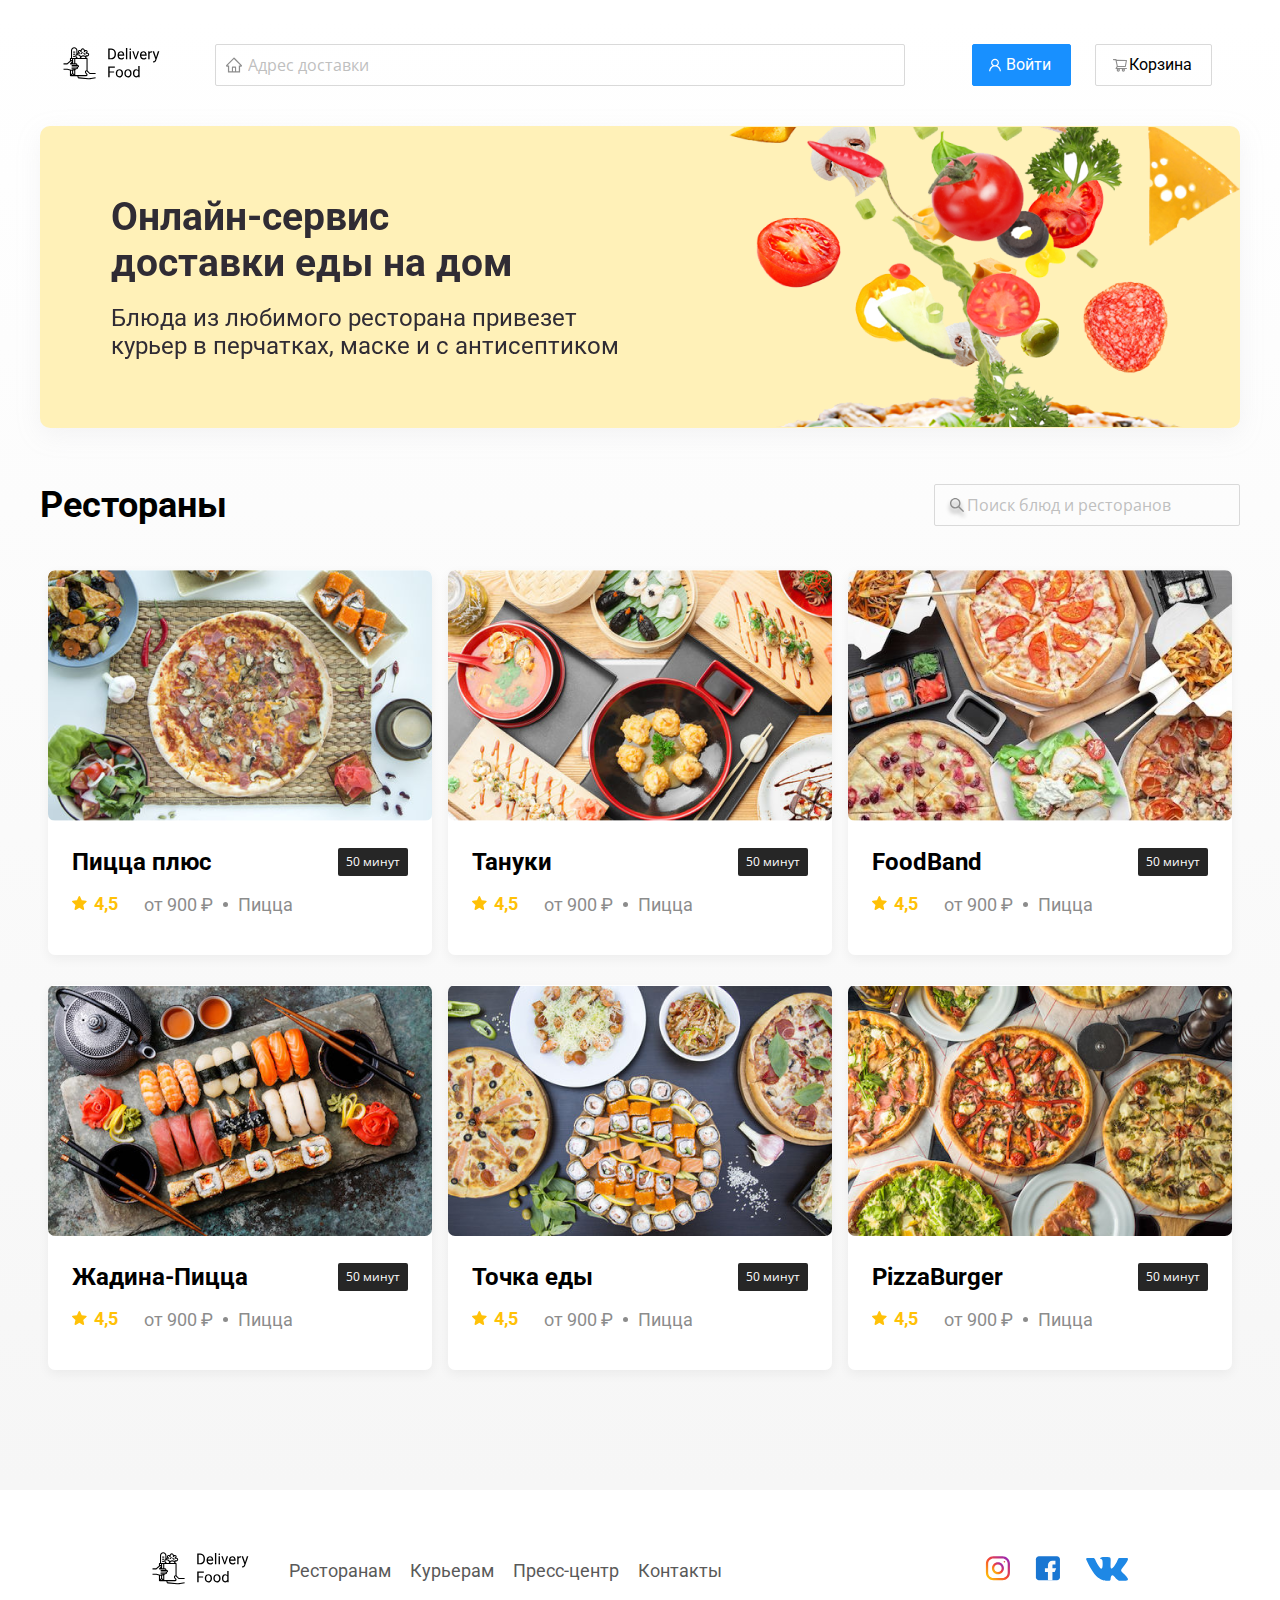
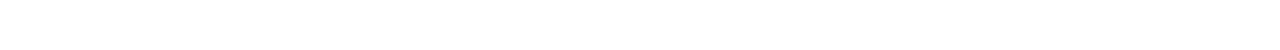
<file: index.html>
<!DOCTYPE html>
<html lang="ru">
<head>
    <meta charset="UTF-8">
    <meta http-equiv="X-UA-Compatible" content="IE=edge">
    <meta name="viewport" content="width=device-width, initial-scale=1.0">
    <title>Delivery Food</title>
    <link rel="preconnect" href="https://fonts.googleapis.com">
    <link rel="preconnect" href="https://fonts.gstatic.com" crossorigin>
    <link href="https://fonts.googleapis.com/css2?family=Open+Sans:wght@400;700&family=Roboto:wght@400;700&display=swap" rel="stylesheet">
    <link rel="stylesheet" href="css/styles.css">
    <link rel="icon" href="./img/favicon.svg" type="image/x-icon">
    <script src="./js/script.js" defer></script>
</head>
<body>
    <header class="section__header">
        <div class="container block">
            <a href="./index.html" class="logo">
                <img src="img/logo.svg" alt="логотиппппппп" class="logo__img">
            </a>
            <input type="text" class="input input-adress" placeholder="Адрес доставки">
            <div class="buttons header__buttons">
                <button class="button button__man button--primary">Войти</button>
                <button class="button button__cart button--secondary" id="cart">Корзина</button>
            </div>
        </div> 
    </header>
    <section class="section__promo ">
            <div class="container promo__block">
                <div class="promo__info">
                    <h1 class="promo__title">Онлайн-сервис <br> доставки еды на дом</h1>
                    <p class="promo__desc">Блюда из любимого ресторана привезет курьер в перчатках, маске и с антисептиком</p>
                </div>
                <!-- /.promo__info -->
            </div>
    </section>
    <!-- /.promo -->
    <section class="section__restourants">
        <div class="container">
            <div class="restour__search">
                <h2 class="section__title">Рестораны</h2>
                <input type="text" class="input input-search" placeholder="Поиск блюд и ресторанов">
            </div>
            <!-- /.restour__search -->
            <div class="cards">
                <div class="card">
                    <a href="#" class="card__header">
                        <img src="img/pizzaplus.png" alt="pizzaplus" class="card__img"></a>
            
                <div class="card__main">
                    <div class="card__title">
                        <h3 class="title">Пицца плюс</h3>
                        <span class="title_time">50 минут</span>
                    </div>
                    <!-- /.card__title -->
                    <div class="card__desc">
                        <strong class="card__reit">4,5</strong>
                        <span class="card__price">от 900 ₽</span>
                        <p class="card__category">Пицца</p>
                    </div>
                    <!-- /.card__desc -->
                </div>
                <!-- /.card__main -->
                </div>
                <!-- /.card -->
                <div class="card">
                    <a href="restourants/tanyki.html" class="card__header"><img src="img/tanyki.png" alt="tanyki" class="card__img"></a>
            
                <div class="card__main">
                    <div class="card__title">
                        <h3 class="title">Тануки</h3>
                        <span class="title_time">50 минут</span>
                    </div>
                    <!-- /.card__title -->
                    <div class="card__desc">
                        <strong class="card__reit">4,5</strong>
                        <span class="card__price">от 900 ₽</span>
                        <p class="card__category">Пицца</p>
                    </div>
                    <!-- /.card__desc -->
                </div>
                <!-- /.card__main -->
                </div>
                <!-- /.card -->
                <div class="card">
                    <a href="" class="card__header"><img src="img/foodband.png" alt="foodband" class="card__img"></a>
            
                <div class="card__main">
                    <div class="card__title">
                        <h3 class="title">FoodBand</h3>
                        <span class="title_time">50 минут</span>
                    </div>
                    <!-- /.card__title -->
                    <div class="card__desc">
                        <strong class="card__reit">4,5</strong>
                        <span class="card__price">от 900 ₽</span>
                        <p class="card__category">Пицца</p>
                    </div>
                    <!-- /.card__desc -->
                </div>
                <!-- /.card__main -->
                </div>
                <!-- /.card -->
                <div class="card">
                    <a href="" class="card__header"><img src="img/zhadina.png" alt="zhadina-pizza" class="card__img"></a>
            
                <div class="card__main">
                    <div class="card__title">
                        <h3 class="title">Жадина-Пицца</h3>
                        <span class="title_time">50 минут</span>
                    </div>
                    <!-- /.card__title -->
                    <div class="card__desc">
                        <strong class="card__reit">4,5</strong>
                        <span class="card__price">от 900 ₽</span>
                        <p class="card__category">Пицца</p>
                    </div>
                    <!-- /.card__desc -->
                </div>
                <!-- /.card__main -->
                </div>
                <!-- /.card -->
                <div class="card">
                    <a href="" class="card__header"><img src="img/tochkaedi.png" alt="tochkaedi" class="card__img"></a>
            
                <div class="card__main">
                    <div class="card__title">
                        <h3 class="title">Точка еды</h3>
                        <span class="title_time">50 минут</span>
                    </div>
                    <!-- /.card__title -->
                    <div class="card__desc">
                        <strong class="card__reit">4,5</strong>
                        <span class="card__price">от 900 ₽</span>
                        <p class="card__category">Пицца</p>
                    </div>
                    <!-- /.card__desc -->
                </div>
                <!-- /.card__main -->
                </div>
                <!-- /.card -->
                <div class="card">
                    <a href="" class="card__header"><img src="img/pizzaburger.png" alt="pizzaburger" class="card__img"></a>
            
                <div class="card__main">
                    <div class="card__title">
                        <h3 class="title">PizzaBurger</h3>
                        <span class="title_time">50 минут</span>
                    </div>
                    <!-- /.card__title -->
                    <div class="card__desc">
                        <strong class="card__reit">4,5</strong>
                        <span class="card__price">от 900 ₽</span>
                        <p class="card__category">Пицца</p>
                    </div>
                    <!-- /.card__desc -->
                </div>
                <!-- /.card__main -->
                </div>
                <!-- /.card -->
            
            </div>
            <!-- /.cards -->
        </div>
        <!-- /.container -->
    </section>
    <!-- /.section__restourants -->
    <footer class="section__footer">
        <div class="container block">
            <div class="block__navigation">
                <a href="/" class="logo">
                    <img src="img/logo.svg" alt="логотиппппппп" class="logo__img">
                </a>
                <nav class="navigation__footer">
                    <a href="#" class="nav-item">Ресторанам</a>
                    <a href="#" class="nav-item">Курьерам</a>
                    <a href="#" class="nav-item">Пресс-центр</a>
                    <a href="#" class="nav-item">Контакты</a>
                </nav>
                <!-- /.navigation__footer -->
            </div>
            <!-- /.block__navigation -->
            <div class="socials">
                <a href="#" class="social-link"><img src="img/instagram.svg" alt="social" class="social-img"></a>
                <a href="#" class="social-link"><img src="img/facebook.svg" alt="social" class="social-img"></a>
                <a href="#" class="social-link"><img src="img/vk.svg" alt="social" class="social-img"></a>
            </div>
            <!-- /.socials -->
        </div>
    </footer>
    <div class="modal modal--close">
        <div class="modal-window">
            <div class="modal-header">
                <h2 class="modal-title">Корзина</h2>
                <button class="btn-close" id="close-modal"></button>
            </div>
            <!-- /.modal-header -->
            <div class="modal-main">
                <div class="row">
                    <p class="product-name">Ролл угорь стандарт</p>
                    <div class="row-right">
                        <div class="price-product">
                            <strong class="price">250</strong>
                            <span class="rub">₽</span> 
                        </div>
                          
                        <div class="counter">
                            <button class="btn-count-minus btn-count">-</button>
                            <span class="count"> 1</span>
                            <button class="btn-count-plus btn-count">+</button>
                        </div>
                        <!-- /.count-block -->
                    </div>
                <!-- /.cart-string -->
                </div>
                <!-- /.row -->
                <div class="row">
                    <p class="product-name">Ролл угорь стандарт</p>
                    <div class="row-right">
                        <div class="price-product">
                            <strong class="price">250</strong>
                            <span class="rub">₽</span> 
                        </div>
                          
                        <div class="counter">
                            <button class="btn-count-minus btn-count">-</button>
                            <span class="count"> 1</span>
                            <button class="btn-count-plus btn-count">+</button>
                        </div>
                        <!-- /.count-block -->
                    </div>
                <!-- /.cart-string -->
                </div>
                <!-- /.row -->
                <div class="row">
                    <p class="product-name">Ролл угорь стандарт</p>
                    <div class="row-right">
                        <div class="price-product">
                            <strong class="price">250</strong>
                            <span class="rub">₽</span> 
                        </div>
                          
                        <div class="counter">
                            <button class="btn-count-minus btn-count">-</button>
                            <span class="count"> 1</span>
                            <button class="btn-count-plus btn-count">+</button>
                        </div>
                        <!-- /.count-block -->
                    </div>
                <!-- /.cart-string -->
                </div>
                <!-- /.row -->
                <div class="row">
                    <p class="product-name">Ролл угорь стандарт</p>
                    <div class="row-right">
                        <div class="price-product">
                            <strong class="price">250</strong>
                            <span class="rub">₽</span> 
                        </div>
                          
                        <div class="counter">
                            <button class="btn-count-minus btn-count">-</button>
                            <span class="count"> 1</span>
                            <button class="btn-count-plus btn-count">+</button>
                        </div>
                        <!-- /.count-block -->
                    </div>
                <!-- /.cart-string -->
                </div>
                <!-- /.row -->
                <div class="row">
                    <p class="product-name">Ролл угорь стандарт</p>
                    <div class="row-right">
                        <div class="price-product">
                            <strong class="price">250</strong>
                            <span class="rub">₽</span> 
                        </div>
                          
                        <div class="counter">
                            <button class="btn-count-minus btn-count">-</button>
                            <span class="count"> 1</span>
                            <button class="btn-count-plus btn-count">+</button>
                        </div>
                        <!-- /.count-block -->
                    </div>
                <!-- /.cart-string -->
                </div>
                <!-- /.row -->
                
            </div>
            <!-- /.modal-main -->
            <div class="modal-footer">
                <div class="sum">
                    <h3 class="modal-sum">1250</h3>
                    <span class="rub-sum">₽</span>
                </div>
                <div class="buttons">
                    <button class="button button--primary button__wo__icon">Оформить заказ</button>
                    <button class="button button--secondary button__wo__icon cart-popup__bottom-cancel">Отмена</button>
                </div>
                <!-- /.buttons -->
            </div>
            <!-- /.modal-footer -->
        </div>
        <!-- /.modal-window -->
    </div>
    <!-- /.modal -->
</body>
</html>
</file>
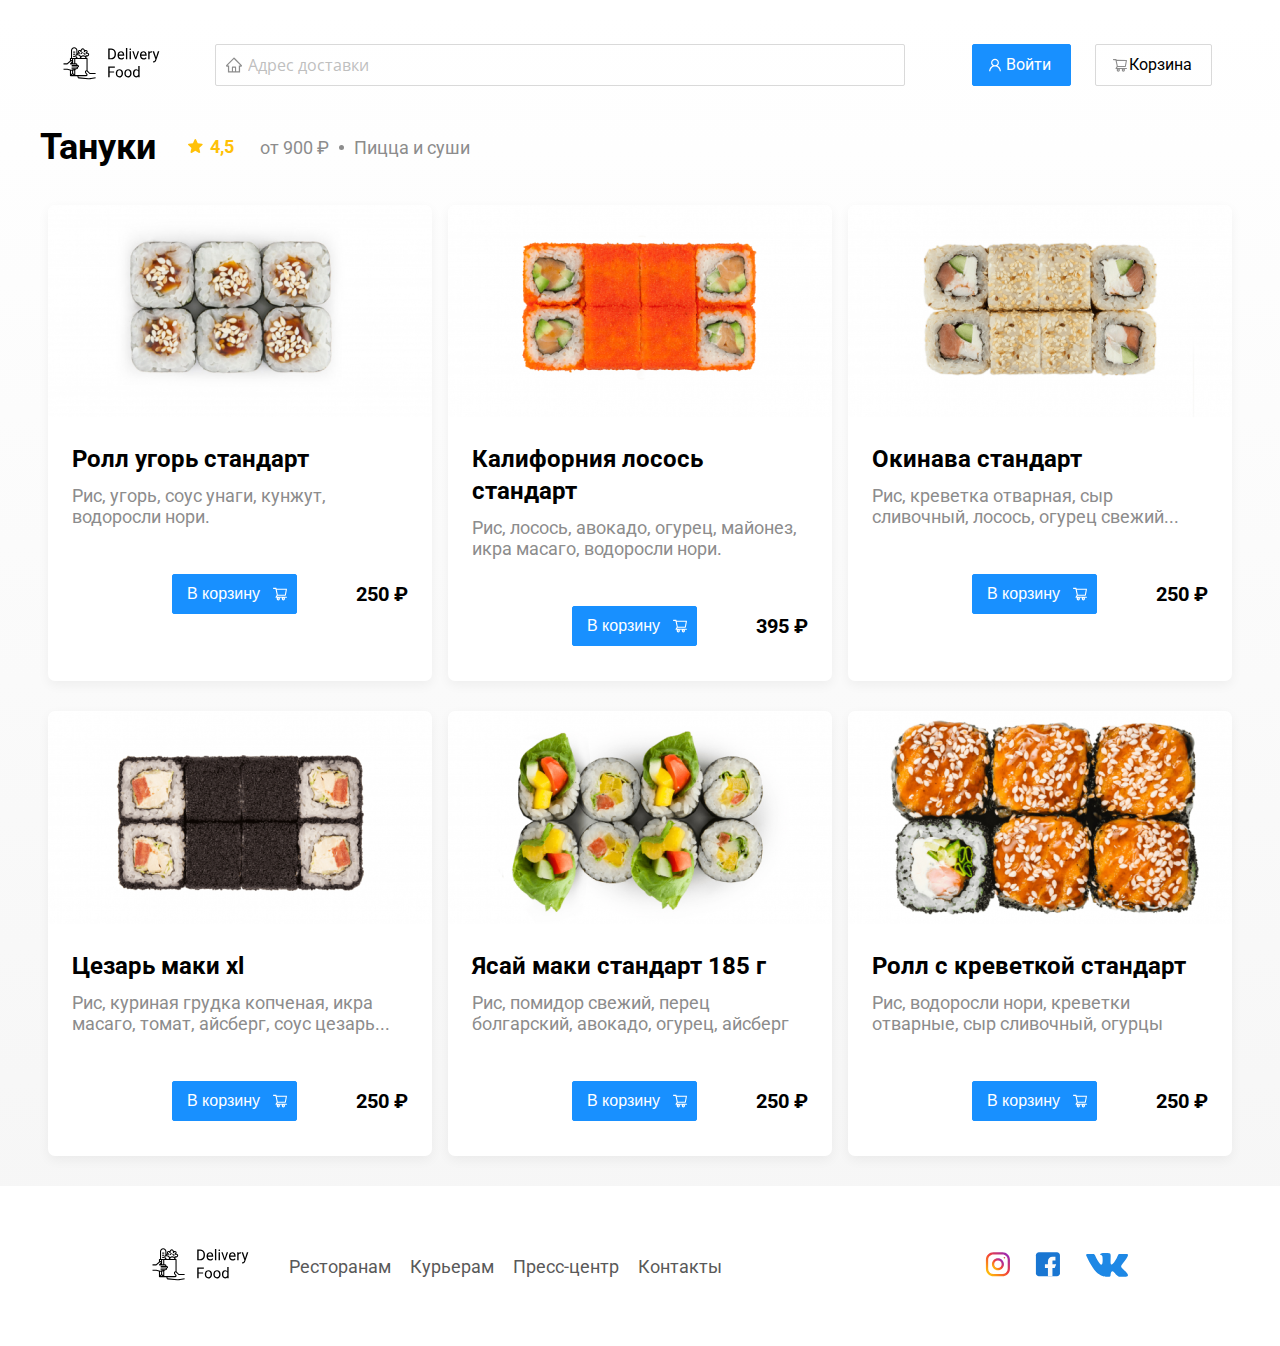
<file: restourants/tanyki.html>
<!DOCTYPE html>
<html lang="ru">
<head>
    <meta charset="UTF-8">
    <meta http-equiv="X-UA-Compatible" content="IE=edge">
    <meta name="viewport" content="width=device-width, initial-scale=1.0">
    <title>Delivery Food</title>
    <link rel="preconnect" href="https://fonts.googleapis.com">
    <link rel="preconnect" href="https://fonts.gstatic.com" crossorigin>
    <link href="https://fonts.googleapis.com/css2?family=Open+Sans:wght@400;700&family=Roboto:wght@400;700&display=swap" rel="stylesheet">
    <link rel="stylesheet" href="../css/styles.css">
    <link rel="icon" href="../img/favicon.svg" type="image/x-icon">
    <script src="../js/script.js" defer></script>
</head>
<body>
    <header class="section__header">
        <div class="container block">
            <a href="../index.html" class="logo">
                <img src="../img/logo.svg" alt="логотиппппппп" class="logo__img">
            </a>
            <input type="text" class="input input-adress" placeholder="Адрес доставки">
            <div class="buttons header__buttons">
                <button class="button button__man button--primary">Войти</button>
                <button class="button button__cart button--secondary" id="cart">Корзина</button>
            </div>
        </div> 
    </header>

    <section class="section__tanyki">
        <div class="container">
            <div class="restour__info">
                <h2 class="restour__title">Тануки</h2>
                <div class="restour__desc">
                    <strong class="card__reit">4,5</strong>
                    <span class="card__price">от 900 ₽</span>
                    <p class="card__category">Пицца и суши</p>
                </div>
                <!-- /.card__desc -->

            </div>
            <!-- /.restour__info -->
            <div class="cards">
                <div class="card">
                    <a href="#" class="card__header"><img src="../img/tanyki/rollugorstandart.png" alt="rollugorstandart" class="card__img"></a>
                <div class="card__main">
                    <div class="card__title">
                        <h3 class="title">Ролл угорь стандарт</h3>
                    </div>
                    <!-- /.card__title -->
                    <div class="card__desc__position">
                        <p class="card__category__init">Рис, угорь, соус унаги, кунжут, водоросли нори.</p>
                        
                        <div class="button--addtocart">
                           <button class="button--primary button--addto">В корзину</button> 
                           <p class="card__cost">250 ₽</p>
                        </div>
                        
                    </div>
                    <!-- /.card__desc -->
                </div>
                <!-- /.card__main -->
                </div>
                <!-- /.card -->
                <div class="card">
                    <a href="#" class="card__header"><img src="../img/tanyki/kls.png" alt="kallosstd" class="card__img"></a>
                <div class="card__main">
                    <div class="card__title">
                        <h3 class="title">Калифорния лосось стандарт</h3>
                    </div>
                    <!-- /.card__title -->
                    <div class="card__desc__position">
                        <p class="card__category__init">Рис, лосось, авокадо, огурец, майонез, икра масаго, водоросли нори.</p>
                        
                        <div class="button--addtocart">
                           <button class="button--primary button--addto">В корзину</button> 
                           <p class="card__cost">395 ₽</p>
                        </div>
                        
                    </div>
                    <!-- /.card__desc -->
                </div>
                <!-- /.card__main -->
                </div>
                <!-- /.card -->
                <div class="card">
                    <a href="#" class="card__header"><img src="../img/tanyki/os.png" alt="okinava" class="card__img"></a>
                <div class="card__main">
                    <div class="card__title">
                        <h3 class="title">Окинава стандарт</h3>
                    </div>
                    <!-- /.card__title -->
                    <div class="card__desc__position">
                        <p class="card__category__init"> Рис, креветка отварная, сыр сливочный, лосось, огурец свежий...</p>
                        
                        <div class="button--addtocart">
                           <button class="button--primary button--addto">В корзину</button> 
                           <p class="card__cost">250 ₽</p>
                        </div>
                        
                    </div>
                    <!-- /.card__desc -->
                </div>
                <!-- /.card__main -->
                </div>
                <!-- /.card -->
                <div class="card">
                    <a href="#" class="card__header"><img src="../img/tanyki/cmxl.png" alt="cesarmaki" class="card__img"></a>
                <div class="card__main">
                    <div class="card__title">
                        <h3 class="title">Цезарь маки xl</h3>
                    </div>
                    <!-- /.card__title -->
                    <div class="card__desc__position">
                        <p class="card__category__init">Рис, куриная грудка копченая, икра масаго, томат, айсберг, соус цезарь...</p>
                        
                        <div class="button--addtocart">
                           <button class="button--primary button--addto">В корзину</button> 
                           <p class="card__cost">250 ₽</p>
                        </div>
                        
                    </div>
                    <!-- /.card__desc -->
                </div>
                <!-- /.card__main -->
                </div>
                <!-- /.card -->
                <div class="card">
                    <a href="#" class="card__header"><img src="../img/tanyki/yms.png" alt="yasaimakistd" class="card__img"></a>
                <div class="card__main">
                    <div class="card__title">
                        <h3 class="title">Ясай маки стандарт 185 г</h3>
                    </div>
                    <!-- /.card__title -->
                    <div class="card__desc__position">
                        <p class="card__category__init">Рис, помидор свежий, перец болгарский, авокадо, огурец, айсберг</p>
                        
                        <div class="button--addtocart">
                           <button class="button--primary button--addto">В корзину</button> 
                           <p class="card__cost">250 ₽</p>
                        </div>
                        
                    </div>
                    <!-- /.card__desc -->
                </div>
                <!-- /.card__main -->
                </div>
                <!-- /.card -->
                <div class="card">
                    <a href="#" class="card__header"><img src="../img/tanyki/rks.png" alt="rollskrevetkoistd" class="card__img"></a>
                <div class="card__main">
                    <div class="card__title">
                        <h3 class="title">Ролл с креветкой стандарт</h3>
                    </div>
                    <!-- /.card__title -->
                    <div class="card__desc__position">
                        <p class="card__category__init">Рис, водоросли нори, креветки отварные, сыр сливочный, огурцы</p>
                        
                        <div class="button--addtocart">
                           <button class="button--primary button--addto">В корзину</button> 
                           <p class="card__cost">250 ₽</p>
                        </div>
                        
                    </div>
                    <!-- /.card__desc -->
                </div>
                <!-- /.card__main -->
                </div>
                <!-- /.card -->

            </div>
            <!-- /.cards -->
            
        </div>
        <!-- /.container -->
    </section>
    <!-- /.section__restourants -->
    <footer class="section__footer">
        <div class="container block">
            <div class="block__navigation">
                <a href="/" class="logo">
                    <img src="../img/logo.svg" alt="логотиппппппп" class="logo__img">
                </a>
                <nav class="navigation__footer">
                    <a href="#" class="nav-item">Ресторанам</a>
                    <a href="#" class="nav-item">Курьерам</a>
                    <a href="#" class="nav-item">Пресс-центр</a>
                    <a href="#" class="nav-item">Контакты</a>
                </nav>
                <!-- /.navigation__footer -->
            </div>
            <!-- /.block__navigation -->
            <div class="socials">
                <a href="#" class="social-link"><img src="../img/instagram.svg" alt="social" class="social-img"></a>
                <a href="#" class="social-link"><img src="../img/facebook.svg" alt="social" class="social-img"></a>
                <a href="#" class="social-link"><img src="../img/vk.svg" alt="social" class="social-img"></a>
            </div>
            <!-- /.socials -->
        </div>
    </footer>
    <div class="modal modal--close">
        <div class="modal-window">
            <div class="modal-header">
                <h2 class="modal-title">Корзина</h2>
                <button class="btn-close" id="close-modal"></button>
            </div>
            <!-- /.modal-header -->
            <div class="modal-main">
                <div class="row">
                    <p class="product-name">Ролл угорь стандарт</p>
                    <div class="row-right">
                        <div class="price-product">
                            <strong class="price">250</strong>
                            <span class="rub">₽</span> 
                        </div>
                          
                        <div class="counter">
                            <button class="btn-count-minus btn-count">-</button>
                            <span class="count"> 1</span>
                            <button class="btn-count-plus btn-count">+</button>
                        </div>
                        <!-- /.count-block -->
                    </div>
                <!-- /.cart-string -->
                </div>
                <!-- /.row -->
                <div class="row">
                    <p class="product-name">Ролл угорь стандарт</p>
                    <div class="row-right">
                        <div class="price-product">
                            <strong class="price">250</strong>
                            <span class="rub">₽</span> 
                        </div>
                          
                        <div class="counter">
                            <button class="btn-count-minus btn-count">-</button>
                            <span class="count"> 1</span>
                            <button class="btn-count-plus btn-count">+</button>
                        </div>
                        <!-- /.count-block -->
                    </div>
                <!-- /.cart-string -->
                </div>
                <!-- /.row -->
                <div class="row">
                    <p class="product-name">Ролл угорь стандарт</p>
                    <div class="row-right">
                        <div class="price-product">
                            <strong class="price">250</strong>
                            <span class="rub">₽</span> 
                        </div>
                          
                        <div class="counter">
                            <button class="btn-count-minus btn-count">-</button>
                            <span class="count"> 1</span>
                            <button class="btn-count-plus btn-count">+</button>
                        </div>
                        <!-- /.count-block -->
                    </div>
                <!-- /.cart-string -->
                </div>
                <!-- /.row -->
                <div class="row">
                    <p class="product-name">Ролл угорь стандарт</p>
                    <div class="row-right">
                        <div class="price-product">
                            <strong class="price">250</strong>
                            <span class="rub">₽</span> 
                        </div>
                          
                        <div class="counter">
                            <button class="btn-count-minus btn-count">-</button>
                            <span class="count"> 1</span>
                            <button class="btn-count-plus btn-count">+</button>
                        </div>
                        <!-- /.count-block -->
                    </div>
                <!-- /.cart-string -->
                </div>
                <!-- /.row -->
                <div class="row">
                    <p class="product-name">Ролл угорь стандарт</p>
                    <div class="row-right">
                        <div class="price-product">
                            <strong class="price">250</strong>
                            <span class="rub">₽</span> 
                        </div>
                          
                        <div class="counter">
                            <button class="btn-count-minus btn-count">-</button>
                            <span class="count"> 1</span>
                            <button class="btn-count-plus btn-count">+</button>
                        </div>
                        <!-- /.count-block -->
                    </div>
                <!-- /.cart-string -->
                </div>
                <!-- /.row -->
                
            </div>
            <!-- /.modal-main -->
            <div class="modal-footer">
                <div class="sum">
                    <h3 class="modal-sum">1250</h3>
                    <span class="rub-sum">₽</span>
                </div>
                <div class="buttons">
                    <button class="button button--primary button__wo__icon">Оформить заказ</button>
                    <button class="button button--secondary button__wo__icon cart-popup__bottom-cancel">Отмена</button>
                </div>
                <!-- /.buttons -->
            </div>
            <!-- /.modal-footer -->
        </div>
        <!-- /.modal-window -->
    </div>
    <!-- /.modal -->
</body>
</html>
</file>
<file: css/styles.css>
* { 
    margin: 0;
    padding: 0;
    box-sizing: border-box;
}
html {
    font-family: 'Roboto', sans-serif;
    font-style: normal;
    font-size: 18px;
}

body {
    background: linear-gradient(180deg, rgba(245, 245, 245, 0) 1.04%, #F5F5F5 100%);
}

.container {
    max-width: 1200px;
    width: 100%;
    margin: auto;
}
.input {
    font-family: 'Open Sans', sans-serif;
    line-height: 24px;
    font-style: normal;
    font-weight: normal;
    font-size: 16px;
    border: 1px solid #D9D9D9;
    border-radius: 2px;
    outline: none;
}
.input-adress{
    max-width: 690px;
    width: 100%;
    padding: 8px 12px 8px 32px;
    background: url(../img/house.svg) no-repeat 10px center;
    margin-left: 5px;
}
.input-adress::placeholder{
    color:#BFBFBF;
    font-style: normal;
    font-weight: normal;
    font-size: 16px;
    line-height: 24px;
    
}
.block{
    display: flex;
    justify-content: space-around;
    align-items: center;
}

.section__header{
    margin-top: 44px;
    margin-bottom: 40px;
}

.logo{
    max-height: 40px;
}

.logo__img{
max-height: 40px;
}

.button{
    padding: 8px 19px 8px 33px;
    border: none;
    border-radius: 2px;
    margin-left: 20px;
    font-family: 'Roboto', sans-serif;
    font-style: normal;
    font-size: 16px;
    line-height: 24px;
    cursor: pointer;
    transition: 500ms;

}
.button__man:hover {
    background-color: #302C34;
    transition: 500ms;
    border: 1px solid #302C34;
    border-radius: 50px;
}
.button__cart:hover {
    background-color: #302C34;
    color: #fff;
    transition: 500ms;
    border: 1px solid #302C34;
    border-radius: 50px;
}
.button__man{
    background: url(../img/man.svg) no-repeat 16px center;
}
.button--primary{
    background-color: #1890FF;
    color:white;
    border: 1px solid #1890FF;
}
.button__cart{
    background: url(../img/korzina.svg) no-repeat 16px center;
}

.button--secondary{
    border: 1px solid #D9D9D9;
}
.header__buttons {
    margin-right: 5px;
}
.button__close{
    background: #fff;
}
.promo__block{
    background: #FFF1B8 url(../img/promo.png) no-repeat right center;
    border-radius: 10px;
    padding: 68px 0;
    padding-left: 71px;
    filter: drop-shadow(0px 7px 12px rgba(158, 158, 163, 0.1));
}

.promo__desc{
    
    font-weight: normal;
    font-size: 24px;
    line-height: 28px;
    color: #302C34;

}

.section__restourants{
    padding-top: 56px;
    padding-bottom: 90px;
}

.promo__title{
   
    font-weight: bold;
    font-size: 39px;
    line-height: 46px;
    color: #302C34;
    margin-bottom: 18px;

}

.promo__info{
    max-width: 535px;
    width: 100%;
}
.restour__search{
    display: flex;
    justify-content: space-between;
    margin-bottom: 44px;
}

.section__title{
    font-weight: bold;
font-size: 36px;
line-height: 42px;
}

.input-search{
    max-width: 306px;
    width: 100%;
    padding: 5px 12px 5px 32px;
    background: url(../img/search.svg) no-repeat 10px 11px;
}
.input-search::placeholder{
    color:#BFBFBF;
    line-height: 24px;
}

.cards{
display: flex;
flex-wrap: wrap;
justify-content: space-around;
}

.card{
    max-width: 384px;
    width: 100%;
    background: #fff;
    box-shadow: 0px 4px 12px rgba(0, 0, 0, 0.05);
    border-radius: 7px;
    margin-bottom: 30px;
    transition: 500ms;
}
.card:hover {
    transform: translateY(-10px);
    transition: 500ms;
}

.card__img{
    border-radius: 7px;
}

.card__main{
    padding: 21px 24px 35px;
    align-self: flex-end;
}

.card__title{
    display:flex;
    justify-content: space-between;
    align-items: center;
    margin-bottom: 10px;
    
}

.card__desc{
    display: flex;
    justify-content: start;
    align-items: center;
}

.title{
    font-weight: bold;
    font-size: 24px;
    line-height: 32px;
}

.title_time{
    background: #262626;
    border-radius: 2px;
    font-family: 'Open Sans', sans-serif;
font-style: normal;
font-weight: normal;
font-size: 12px;
line-height: 20px;

color: #FFFFFF;
padding: 4px 8px;
}

.card__reit{
    margin-left: 22px;
    position: relative;
    font-weight: bold;
    font-size: 18px;
    line-height: 32px;
    color: #FFC107;
    
}

.card__reit::before{
    content: '' ;
    width: 15px;
    height: 15px;
    position: absolute;
    top: 7px;
    left: -22px;
    background: url(../img/rate.svg);
}
.card__price{
    color: #8c8c8c;
    margin-left: 26px;
}
.card__category{
    color: #8c8c8c;
    position: relative;
    margin-left: 25px;
}
.card__category::before{
    content: '';
    position: absolute;
    top: 50%;
    left: -15px;
    margin-top: -2.5px;
    width: 5px;
    height: 5px;
    background: #8c8c8c;
    border-radius: 50%;
}

.section__footer{
    background: #fff;
    padding-top: 60px;
    padding-bottom: 60px;
}
.block__navigation{
    display: flex;
    align-items: center ;
}
.navigation__footer{
    margin-left: 36px;
}
.nav-item{
    line-height: 21px;
    color: #595959;
    margin-right: 15px;
    text-decoration: none;
}
.socials{
    display: flex;
    align-items: center;
}

.social-img{
    height: 25px;
    margin-left: 25px;
}
.restour__title{
    font-size: 36px;
    line-height: 42px;
}
.restour__info{
    margin-top: 40px;
    margin-bottom: 37px;
    display: flex;
    align-items: center;
}

.restour__desc{
    display: flex;
    justify-content: start;
    align-items: center;
    margin-left: 32px;
}

.card__category__init{
    color: #8c8c8c;
    position: relative;
    margin-bottom: 25px;
    height: 64px;
}
.card__desc__position{
    display: flex;
    flex-direction: column;
}
.card__title{
    max-width: 337px;
    width: 100%;
}

.button--addto{
    padding: 7px 36px 7px 14px;
    border: none;
    border-radius: 2px;
    font-family: 'OpenSans', sans-serif;
    font-style: normal;
    font-size: 16px;
    line-height: 24px;
    background: #fff url(../img/whitecart.svg) no-repeat 99px center;
    background-color: #1890FF;
    color:white;
    border: 1px solid #1890FF;
    transition: 500ms;
}
.button--addto:hover {
    background-color: #302C34;
    color: #fff;
    transition: 500ms;
    border: 1px solid #302C34;
    border-radius: 50px;
}
.button--addtocart{
    display: flex;
    align-self: end;
}
.card__cost{
    display: flex;
    justify-content: start;
    align-items: center;
    margin-left: 59px;
    font-weight: bold;
    font-size: 20px;
    line-height: 32px;
}




.modal {
    position: fixed;
    top: 0;
    left: 0;
    display: flex;
    justify-content: center;
    align-items: center;
    width: 100%;
    height: 100vh;
    background: rgba(0,0,0,0.5);
}
.modal-window {
    max-width: 780px;
    width: 100%;
    background: #fff;
    padding: 41px 46px;
    display: flex;
    flex-direction: column;
}
.modal-header {
    width: 100%;
    display: flex;
    justify-content: space-between;
    align-items: center;
    margin-bottom: 48px;
}
.modal-title {
    font-size: 36px;
    line-height: 42px;
    color: #000;
}
.btn-close {
    width: 25px;
    height: 25px;
    background: url('../img/close.svg') no-repeat center / cover;
    border: none;
    cursor: pointer;
}
.row {
    display: flex;
    justify-content: space-between;
    align-items: center;
    padding-top: 15px;
    padding-bottom: 8px;
    border-bottom: 1px solid #d9d9d9;
}
.row-right {
    display: flex;
    justify-content: space-between;
    align-items: center;
    max-width: 216px;
    width: 100%;
}
.product-name {
    font-size: 18px;
    line-height: 32px;
}
.price-product {
    font-weight: bold;
    font-size: 20px;
    line-height: 32px;
}
.btn-count {
    font-family: SF Pro Display;
    font-style: normal;
    font-weight: normal;
    font-size: 14px;
    line-height: 22px;
    color: #40a9ff;
    width: 40px;
    height: 32px;
    cursor: pointer;
    background: transparent;
    border: 1px solid #40a9ff;
    border-radius: 2px;
}
.count {
    margin-right: 13px;
    margin-left: 13px;
    line-height: 24px;
}
.modal-footer {
    width: 100%;
    display: flex;
    justify-content: space-around;
    align-items: center;
    margin-top: 50px;
}
.sum {
    display: flex;
    align-items: center;
    padding: 15px 20px;
    background: #262626;
    border-radius: 5px;
    color: #fff;
}
.rub-sum {
    margin-left: 5px;
}
.modal--close {
    display: none;
}
.button__wo__icon {
padding: 8px 19px;
}
.cart-popup__bottom-cancel {
    background: transparent;
}



@media (max-width: 1240px) {
    .container {
        width: 95%;
    }
    .logo {
        display: none;
    }
    
}
@media (max-width: 980px) {
    .block {
        justify-content: center;
    }
    .logo {
        display: block;
        width: 25%;
    }
    .header__buttons {
        display: none;
    }
    .header  .logo {
        display: block;
        order: 1;
    }
    .input-adress {
        width: 75%;
    }
    .promo__block {
        background: #FFF1B8;
        background-image: none;
    }

}
@media (max-width: 680px) {
    .section__promo {
        display: none;
    }
    .section__restourants {
        padding-top: 0;
    }
}
@media (max-width: 560px) {
    .navigation__footer {
        display: none;
    }
}
@media (max-width: 550px) {
    .block {
        display: flex;
        flex-direction: column;
        justify-content: center;
        align-items: center;
    }
    .logo {
        margin-bottom: 44px;
    }
    .restour__search {
        justify-content: center;
    }
    .section__title {
        display: none;
    }
    

}
@media (max-width: 410px) {
    .card{
        max-width: 390px;
        width: 100%; 
    }
    .card__img {
        width: 100%;
    }
    .card__category {
        display: none;
    }
}
</file>
